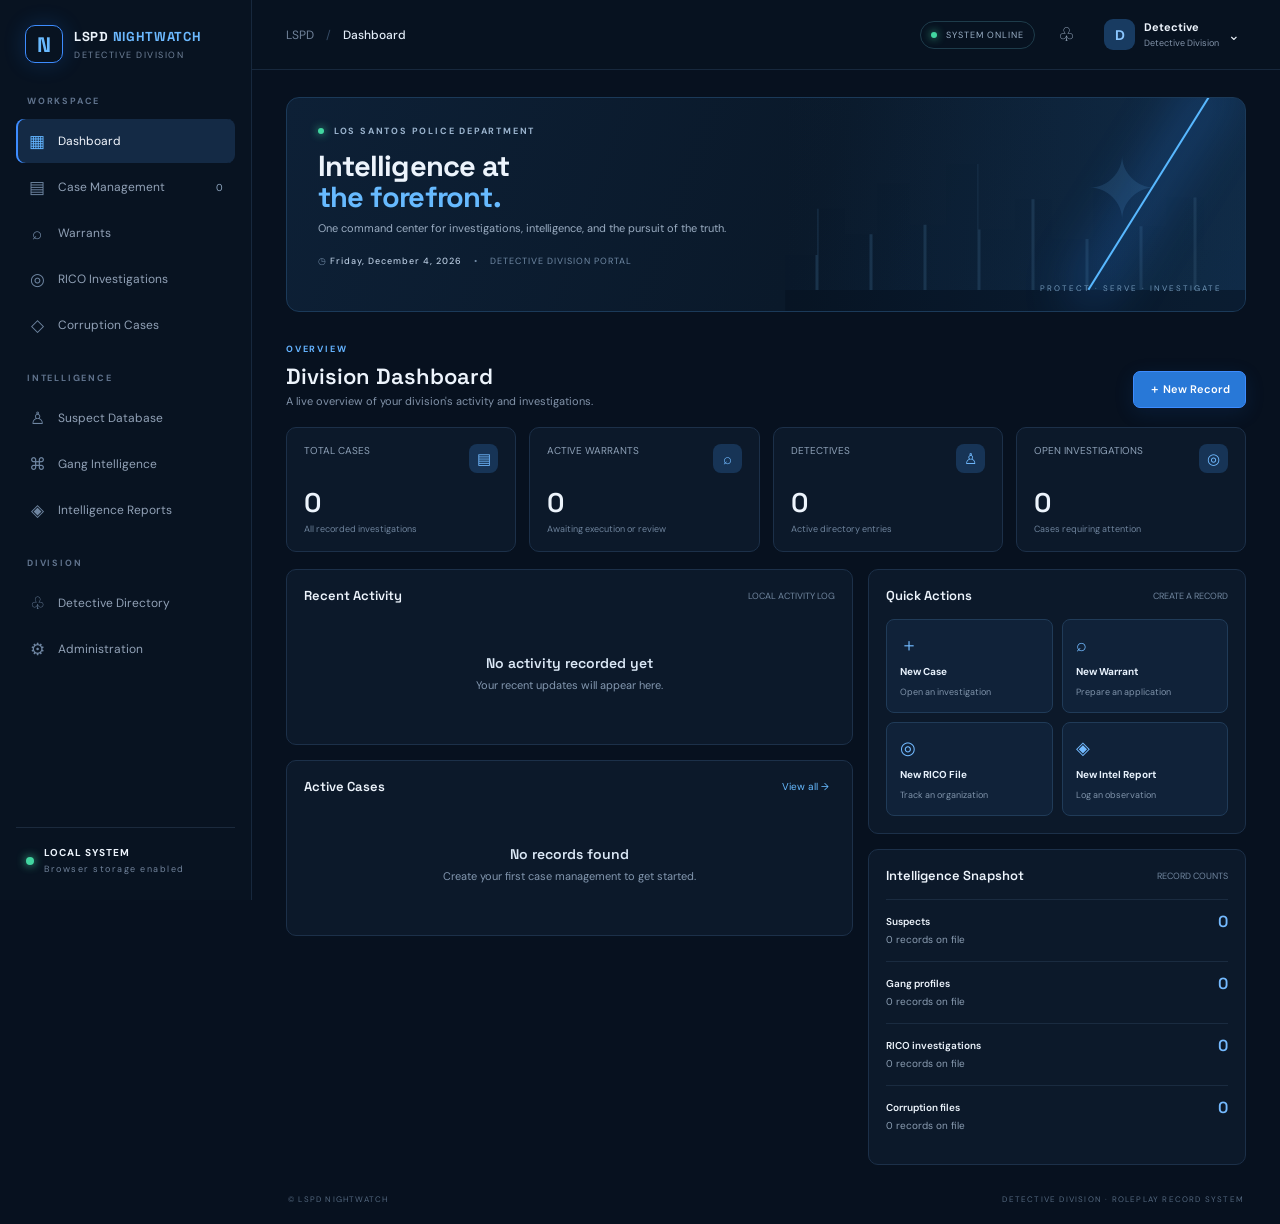
<file: legacy-nightwatch/index.html>
<!doctype html>
<html lang="en">
<head>
  <meta charset="utf-8"><meta name="viewport" content="width=device-width,initial-scale=1">
  <meta name="theme-color" content="#07111f">
  <title>LSPD Nightwatch | Detective Intelligence</title>
  <link rel="preconnect" href="https://fonts.googleapis.com"><link rel="preconnect" href="https://fonts.gstatic.com" crossorigin>
  <link href="https://fonts.googleapis.com/css2?family=DM+Sans:wght@400;500;600;700&family=Space+Grotesk:wght@500;600;700&display=swap" rel="stylesheet">
  <link rel="stylesheet" href="styles.css">
</head>
<body>
<div class="app-shell">
  <aside class="sidebar" id="sidebar">
    <div class="brand"><div class="brand-mark">N</div><div><b>LSPD <span>NIGHTWATCH</span></b><small>DETECTIVE DIVISION</small></div></div>
    <div class="nav-label">WORKSPACE</div>
    <nav id="nav">
      <button class="nav-item active" data-page="dashboard"><i>▦</i> Dashboard</button>
      <button class="nav-item" data-page="cases"><i>▤</i> Case Management <em id="caseNavCount">0</em></button>
      <button class="nav-item" data-page="warrants"><i>⌕</i> Warrants</button>
      <button class="nav-item" data-page="rico"><i>◎</i> RICO Investigations</button>
      <button class="nav-item" data-page="corruption"><i>◇</i> Corruption Cases</button>
      <div class="nav-label nav-gap">INTELLIGENCE</div>
      <button class="nav-item" data-page="suspects"><i>♙</i> Suspect Database</button>
      <button class="nav-item" data-page="gangs"><i>⌘</i> Gang Intelligence</button>
      <button class="nav-item" data-page="intelligence"><i>◈</i> Intelligence Reports</button>
      <div class="nav-label nav-gap">DIVISION</div>
      <button class="nav-item" data-page="detectives"><i>♧</i> Detective Directory</button>
      <button class="nav-item" data-page="admin"><i>⚙</i> Administration</button>
    </nav>
    <div class="sidebar-bottom"><div class="status-dot"></div><div><b>LOCAL SYSTEM</b><small>Browser storage enabled</small></div></div>
  </aside>
  <main class="main">
    <header class="topbar"><button class="mobile-menu" id="menuBtn">☰</button><div class="crumb">LSPD <span>/</span> <b id="crumb">Dashboard</b></div><div class="top-actions"><span class="live-pill"><i></i> SYSTEM ONLINE</span><button class="icon-btn" title="Notifications">♧</button><button class="profile" id="profileBtn"><span class="avatar">D</span><span><b id="profileName">Detective</b><small id="profileRank">Detective Division</small></span><span>⌄</span></button></div></header>
    <section class="content">
      <div class="hero" id="hero"><div class="hero-copy"><div class="eyebrow"><span></span> LOS SANTOS POLICE DEPARTMENT</div><h1>Intelligence at<br><span>the forefront.</span></h1><p>One command center for investigations, intelligence, and the pursuit of the truth.</p><div class="hero-meta"><span>◷ <b id="today"></b></span><span>•</span><span>DETECTIVE DIVISION PORTAL</span></div></div><div class="hero-art"><div class="cityline"></div><div class="beam"></div><div class="badge-watermark">✦</div><div class="hero-caption">PROTECT · SERVE · INVESTIGATE</div></div></div>
      <div class="page-heading"><div><div class="eyebrow blue">OVERVIEW</div><h2 id="pageTitle">Division Dashboard</h2><p id="pageSub">A live overview of your division's activity and investigations.</p></div><button class="primary-btn" id="newRecord">＋ New Record</button></div>
      <div id="pageBody"></div>
      <footer> <span>© LSPD NIGHTWATCH</span><span>DETECTIVE DIVISION · ROLEPLAY RECORD SYSTEM</span></footer>
    </section>
  </main>
</div>
<div class="modal-backdrop" id="modal"><div class="modal"><div class="modal-head"><div><div class="eyebrow blue">NIGHTWATCH RECORDS</div><h3 id="modalTitle">Create Record</h3></div><button class="close-btn" id="closeModal">×</button></div><form id="recordForm"><div id="formFields" class="form-grid"></div><div class="modal-actions"><button type="button" class="secondary-btn" id="cancelModal">Cancel</button><button class="primary-btn" type="submit">Save Record</button></div></form></div></div>
<div class="report-backdrop" id="reportModal"><article class="report-sheet"><div class="report-toolbar"><span class="report-classification">LSPD · OFFICIAL ROLEPLAY RECORD</span><button class="close-btn" id="closeReport" aria-label="Close report">×</button></div><div id="reportContent"></div></article></div><div class="toast" id="toast"></div>
<script src="app.js"></script>
</body></html>
</file>
<file: legacy-nightwatch/styles.css>
:root{--bg:#07111f;--panel:#0c192a;--panel2:#101f33;--line:#1c3049;--muted:#8293a9;--text:#edf4fc;--blue:#3d8cff;--cyan:#51c8ee;--green:#42d6a0;--amber:#f3b85c;--red:#ff737d}*{box-sizing:border-box}body{margin:0;background:var(--bg);color:var(--text);font-family:'DM Sans',sans-serif;font-size:14px}button,input,textarea,select{font:inherit}.app-shell{min-height:100vh}.sidebar{width:252px;background:#081321;border-right:1px solid #17283d;position:fixed;inset:0 auto 0 0;padding:25px 16px;display:flex;flex-direction:column;z-index:5}.brand{display:flex;align-items:center;gap:11px;padding:0 9px 32px}.brand-mark{width:38px;height:38px;border:1px solid #3d8cff;border-radius:10px;display:grid;place-items:center;color:#69baff;font:700 21px 'Space Grotesk';box-shadow:0 0 22px #247fff33}.brand b{font:700 13px 'Space Grotesk';letter-spacing:.7px}.brand b span{color:#6cb9ff}.brand small,.sidebar-bottom small{display:block;color:#71839b;font-size:9px;letter-spacing:1.5px;margin-top:4px}.nav-label{font-size:9px;color:#60738d;letter-spacing:1.8px;font-weight:700;padding:0 11px 10px}.nav-gap{margin-top:25px}.nav-item{width:100%;border:0;background:transparent;color:#91a1b6;padding:11px 12px;border-radius:8px;text-align:left;display:flex;align-items:center;gap:12px;margin:2px 0;cursor:pointer;font-size:12px;transition:.2s}.nav-item i{font-style:normal;font-size:17px;width:18px;text-align:center;color:#6f86a2}.nav-item:hover,.nav-item.active{background:#142a45;color:#f4f8ff}.nav-item.active{box-shadow:inset 2px 0 var(--blue)}.nav-item.active i{color:#62b4ff}.nav-item em{font-style:normal;margin-left:auto;font-size:10px;color:#8da4bd}.sidebar-bottom{margin-top:auto;border-top:1px solid #1b2a3d;padding:18px 10px 0;display:flex;align-items:center;gap:10px;font-size:10px}.sidebar-bottom b{letter-spacing:1px}.status-dot{width:8px;height:8px;border-radius:50%;background:var(--green);box-shadow:0 0 10px #42d6a0}.main{margin-left:252px;min-height:100vh}.topbar{height:70px;border-bottom:1px solid #17283d;display:flex;align-items:center;justify-content:space-between;padding:0 34px;background:#081321cc}.crumb{font-size:12px;color:#71839a}.crumb span{padding:0 9px;color:#354b65}.crumb b{color:#e3edf8;font-weight:500}.top-actions{display:flex;align-items:center;gap:17px}.live-pill{font-size:9px;letter-spacing:1px;color:#9bb0c6;border:1px solid #1e3c4b;padding:7px 10px;border-radius:20px}.live-pill i,.eyebrow span{display:inline-block;width:6px;height:6px;background:var(--green);border-radius:50%;margin-right:6px;box-shadow:0 0 8px var(--green)}.icon-btn,.mobile-menu,.close-btn{background:transparent;border:0;color:#9eb0c5;cursor:pointer;font-size:19px}.profile{display:flex;align-items:center;gap:9px;background:transparent;border:0;color:var(--text);text-align:left;cursor:pointer}.profile b{display:block;font-size:11px}.profile small{display:block;color:var(--muted);font-size:9px;margin-top:3px}.avatar{width:31px;height:31px;background:#183b61;color:#8bc7ff;border-radius:9px;display:grid;place-items:center;font-weight:700}.content{max-width:1500px;margin:auto;padding:27px 34px 20px}.hero{height:215px;border:1px solid #1b3a59;border-radius:13px;background:linear-gradient(110deg,#0d2036 0%,#0a192a 55%,#0c223b 100%);position:relative;overflow:hidden;display:flex;margin-bottom:31px}.hero-copy{padding:27px 31px;position:relative;z-index:2}.eyebrow{font-size:9px;letter-spacing:1.8px;color:#9bb4ce;font-weight:700}.eyebrow.blue{color:#64b3ff}.hero h1{font:700 29px 'Space Grotesk';line-height:1.08;margin:13px 0 8px;letter-spacing:-.8px}.hero h1 span{color:#67baff}.hero p{color:#9badc2;font-size:11px;margin:0}.hero-meta{display:flex;gap:12px;color:#718aa5;font-size:9px;letter-spacing:1px;margin-top:20px}.hero-meta b{color:#b9cbe0;font-weight:500}.hero-art{position:absolute;right:0;top:0;width:48%;height:100%;overflow:hidden;background:linear-gradient(90deg,#0b1b2d00,#173a5b66)}.cityline{position:absolute;bottom:0;right:0;width:100%;height:75%;opacity:.55;background:linear-gradient(0deg,#07111f 0 13%,transparent 13%),repeating-linear-gradient(90deg,transparent 0 30px,#274765 31px 33px,transparent 34px 54px);clip-path:polygon(0 65%,7% 65%,7% 36%,13% 36%,13% 52%,20% 52%,20% 20%,27% 20%,27% 46%,35% 46%,35% 8%,42% 8%,42% 49%,50% 49%,50% 30%,58% 30%,58% 55%,67% 55%,67% 18%,75% 18%,75% 47%,83% 47%,83% 29%,91% 29%,91% 62%,100% 62%,100% 100%,0 100%)}.beam{position:absolute;right:20%;top:-30px;width:2px;height:240px;background:#58b8ff;transform:rotate(32deg);box-shadow:0 0 50px 15px #2e8bff44}.badge-watermark{position:absolute;right:19%;top:36px;font-size:86px;color:#67baff22}.hero-caption{position:absolute;right:23px;bottom:18px;color:#6f94b5;font-size:8px;letter-spacing:2px}.page-heading{display:flex;align-items:end;justify-content:space-between;margin-bottom:19px}.page-heading h2{font:600 22px 'Space Grotesk';margin:7px 0 4px}.page-heading p{color:var(--muted);font-size:11px;margin:0}.primary-btn,.secondary-btn{border:1px solid #3d8cff;background:#2878d7;color:white;border-radius:7px;padding:10px 15px;font-weight:600;font-size:11px;cursor:pointer;box-shadow:0 5px 20px #1c6bd522}.primary-btn:hover{background:#398cff}.secondary-btn{background:#14243a;border-color:#2b405a;color:#b7c7d8;box-shadow:none}.stats{display:grid;grid-template-columns:repeat(4,1fr);gap:13px;margin-bottom:17px}.stat-card,.panel{background:var(--panel);border:1px solid var(--line);border-radius:10px}.stat-card{padding:16px 17px;position:relative}.stat-top{display:flex;justify-content:space-between;color:#8ea1b7;font-size:10px}.stat-icon{width:29px;height:29px;border-radius:8px;display:grid;place-items:center;background:#173456;color:#71baff;font-size:15px}.stat-value{font:600 27px 'Space Grotesk';margin:12px 0 3px}.stat-note{color:#6f849d;font-size:9px}.dashboard-grid{display:grid;grid-template-columns:1.5fr 1fr;gap:15px}.panel{padding:17px;margin-bottom:15px;min-width:0}.panel-head{display:flex;justify-content:space-between;align-items:center;margin-bottom:15px}.panel-head h3{font:600 13px 'Space Grotesk';margin:0}.panel-head small{color:#71869f;font-size:9px}.text-link{background:none;border:0;color:#67baff;font-size:10px;cursor:pointer}.activity{display:flex;gap:12px;padding:11px 0;border-top:1px solid #1a2b40}.activity:first-of-type{border-top:0}.activity-icon{width:29px;height:29px;border-radius:8px;background:#142e4a;color:#73baff;display:grid;place-items:center;flex-shrink:0}.activity b{font-size:10px;font-weight:600}.activity p{color:#8b9db2;font-size:10px;margin:4px 0}.activity time{font-size:9px;color:#60758d}.quick-grid{display:grid;grid-template-columns:1fr 1fr;gap:9px}.quick{padding:13px;background:#102239;border:1px solid #203b58;border-radius:8px;text-align:left;color:#e8f2fd;cursor:pointer}.quick:hover{border-color:#438fe0}.quick strong{display:block;font-size:10px;margin:8px 0 3px}.quick small{color:#7f93aa;font-size:9px}.quick i{font-style:normal;color:#72baff;font-size:18px}.table-wrap{overflow:auto}.data-table{width:100%;border-collapse:collapse;white-space:nowrap}.data-table th{text-align:left;color:#71859e;font-size:9px;letter-spacing:1px;font-weight:600;padding:10px;border-bottom:1px solid #24374d}.data-table td{padding:12px 10px;border-bottom:1px solid #1a2a3e;font-size:10px;color:#c5d2e0}.data-table tr:last-child td{border-bottom:0}.record-title{color:#edf5ff;font-weight:600}.tag{display:inline-block;border-radius:20px;padding:4px 8px;background:#18334e;color:#83c3ff;font-size:9px}.tag.green{background:#123b35;color:#5fe0b1}.tag.amber{background:#44351f;color:#f3c16e}.tag.red{background:#48252d;color:#ff9098}.toolbar{display:flex;gap:9px;margin-bottom:12px}.toolbar input,.toolbar select,.field input,.field textarea,.field select{width:100%;background:#081626;border:1px solid #263d57;color:#e7f0fa;border-radius:7px;padding:10px 11px;outline:none;font-size:11px}.toolbar input{max-width:360px}.toolbar select{max-width:180px}.toolbar input:focus,.field input:focus,.field textarea:focus,.field select:focus{border-color:#4b9cff}.empty{padding:35px 15px;text-align:center;color:#8498b0;font-size:11px}.empty b{display:block;color:#dce9f7;font:600 14px 'Space Grotesk';margin-bottom:6px}.record-actions{display:flex;gap:6px}.mini-btn{background:#142943;border:1px solid #28435f;color:#9fcaff;border-radius:5px;padding:5px 8px;font-size:9px;cursor:pointer}.mini-btn.delete{color:#ff9aa2}.modal-backdrop{display:none;position:fixed;inset:0;background:#020812cc;z-index:10;align-items:center;justify-content:center;padding:20px}.modal-backdrop.open{display:flex}.modal{width:min(620px,100%);max-height:90vh;overflow:auto;background:#0d1b2c;border:1px solid #29445f;border-radius:12px;padding:22px;box-shadow:0 20px 80px #0009}.modal-head{display:flex;justify-content:space-between;align-items:center;margin-bottom:18px}.modal h3{font:600 19px 'Space Grotesk';margin:5px 0}.close-btn{font-size:25px}.form-grid{display:grid;grid-template-columns:1fr 1fr;gap:13px}.field.full{grid-column:1/-1}.field label{display:block;color:#9eb0c5;font-size:10px;margin-bottom:6px}.field textarea{min-height:80px;resize:vertical}.modal-actions{display:flex;justify-content:flex-end;gap:8px;margin-top:20px}.toast{position:fixed;right:25px;bottom:25px;background:#12382f;border:1px solid #2b8068;color:#9af0d2;padding:12px 17px;border-radius:8px;font-size:11px;opacity:0;transform:translateY(8px);transition:.25s;pointer-events:none;z-index:20}.toast.show{opacity:1;transform:none}footer{display:flex;justify-content:space-between;color:#53677e;font-size:8px;letter-spacing:1.2px;padding:14px 2px 0}.mobile-menu{display:none}
@media(max-width:1050px){.sidebar{width:220px}.main{margin-left:220px}.content{padding:22px}.stats{grid-template-columns:repeat(2,1fr)}}@media(max-width:720px){.sidebar{transform:translateX(-100%);transition:.25s;width:255px}.sidebar.open{transform:none}.main{margin-left:0}.topbar{padding:0 16px;height:60px}.mobile-menu{display:block}.crumb{margin-right:auto;margin-left:10px}.live-pill{display:none}.profile small,.profile>span:last-child{display:none}.content{padding:17px 14px}.hero{height:220px}.hero-copy{padding:23px 20px}.hero-art{width:55%;opacity:.6}.hero h1{font-size:26px}.page-heading h2{font-size:19px}.stats{gap:8px}.stat-card{padding:12px}.stat-value{font-size:23px}.dashboard-grid{grid-template-columns:1fr}.form-grid{grid-template-columns:1fr}.field.full{grid-column:auto}.toolbar{flex-wrap:wrap}.toolbar input{max-width:none;flex:1 1 100%}footer{gap:10px;flex-direction:column}}

/* Read-only report viewer */
.report-backdrop{display:none;position:fixed;inset:0;z-index:15;background:#020812e8;overflow:auto;padding:30px 16px;align-items:flex-start;justify-content:center}.report-backdrop.open{display:flex}.report-sheet{width:min(850px,100%);min-height:650px;background:#f5f7fa;color:#172334;border-radius:8px;padding:38px 48px;box-shadow:0 25px 90px #0009}.report-toolbar{display:flex;justify-content:space-between;align-items:center;border-bottom:1px solid #d8e0e9;padding-bottom:12px}.report-classification{font-size:9px;letter-spacing:1.7px;color:#42617f;font-weight:700}.report-sheet .close-btn{color:#33465c}.report-kicker{font-size:10px;letter-spacing:2px;color:#42617f;font-weight:700;margin-top:28px}.report-title{font:700 27px 'Space Grotesk';margin:9px 0 5px;color:#12243a}.report-subtitle{font-size:9px;letter-spacing:1.5px;color:#53718f;font-weight:700}.report-meta{display:grid;grid-template-columns:repeat(2,1fr);gap:14px;margin:25px 0}.report-meta div{padding:11px 12px;background:#e9eef4;border-left:3px solid #397fc4}.report-meta small{display:block;color:#60758c;font-size:9px;text-transform:uppercase;letter-spacing:1px;margin-bottom:5px}.report-meta b{font-size:11px;color:#172b42}.report-rule{height:1px;background:#cbd5df;margin:18px 0}.report-section{padding:13px 0;border-bottom:1px solid #dce3ea}.report-section h3{font:700 11px 'DM Sans';text-transform:uppercase;letter-spacing:1px;color:#355779;margin:0 0 8px}.report-section p{white-space:pre-wrap;line-height:1.7;font-size:12px;color:#24384d;margin:0}.report-footer{display:flex;justify-content:space-between;margin-top:35px;padding-top:12px;border-top:1px solid #cbd5df;color:#6a7e92;font-size:8px;letter-spacing:1px}@media(max-width:600px){.report-sheet{padding:24px 19px}.report-meta{grid-template-columns:1fr}.report-title{font-size:22px}}
</file>
